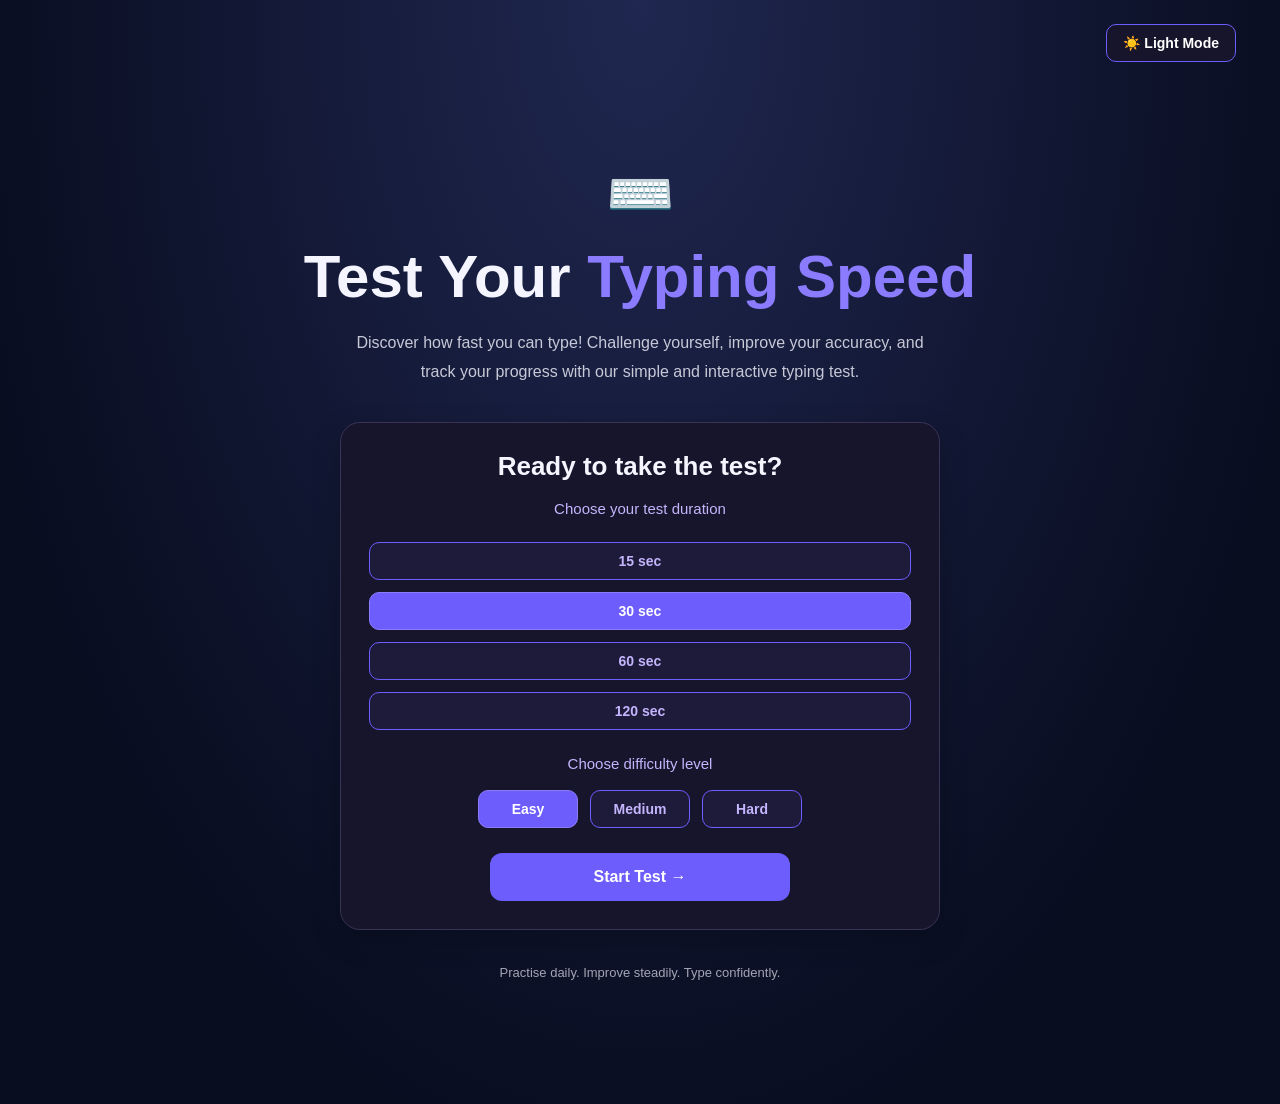
<file: index.html>
<!DOCTYPE html>
<html lang="en">

<head>
    <meta charset="UTF-8">
    <meta name="viewport" content="width=device-width, initial-scale=1.0">
    <title>Typing Speed Test | Home</title>
    <link rel="stylesheet" href="style.css">
    <style>
        .home-page {
            max-width: 900px;
            margin: 70px auto;
            padding: 30px 20px;
            text-align: center;
        }

        .home-icon {
            font-size: 55px;
            margin-bottom: 15px;
        }

        .home-page h1 {
            font-size: clamp(36px, 6vw, 60px);
            margin-bottom: 18px;
        }

        .home-page h1 span {
            color: #8b7cff;
        }

        .home-description {
            max-width: 600px;
            margin: 0 auto 35px;
            line-height: 1.8;
            opacity: 0.8;
        }

        .home-card {
            max-width: 600px;
            margin: 0 auto;
            padding: 28px;
            border: 1px solid #393354;
            border-radius: 20px;
            background: #17152b;
        }

        .home-card h2 {
            margin-top: 0;
        }

        .home-page .time-modes {
            margin: 25px 0;
        }

        .start-button {
            display: inline-block;
            width: 100%;
            max-width: 300px;
            padding: 15px 25px;
            border: none;
            border-radius: 12px;
            background: #6d5dfc;
            color: white;
            font-size: 16px;
            font-weight: bold;
            cursor: pointer;
            transition: 0.3s;
        }

        .start-button:hover {
            background: #8578ff;
            transform: translateY(-2px);
        }

        .home-footer {
            margin-top: 35px;
            font-size: 13px;
            opacity: 0.65;
        }
    </style>
</head>

<body>
    <button id="theme-toggle" class="theme-toggle">
        🌙 Dark Mode
    </button>

    <main class="home-page">
        <div class="home-icon">⌨️</div>

        <h1>Test Your <span>Typing Speed</span></h1>

        <p class="home-description">
            Discover how fast you can type! Challenge yourself,
            improve your accuracy, and track your progress with
            our simple and interactive typing test.
        </p>

        <section class="home-card">
            <h2>Ready to take the test?</h2>
            <p>Choose your test duration</p>

            <div class="time-modes">
                <button class="time-btn" data-time="15">15 sec</button>
                <button class="time-btn active" data-time="30">30 sec</button>
                <button class="time-btn" data-time="60">60 sec</button>
                <button class="time-btn" data-time="120">120 sec</button>
            </div>
            <p>Choose difficulty level</p>

            <div class="difficulty-modes">
                <button class="difficulty-btn active" data-level="easy">Easy</button>
                <button class="difficulty-btn" data-level="medium">Medium</button>
                <button class="difficulty-btn" data-level="hard">Hard</button>
            </div>

            <button class="start-button" id="start-test">
                Start Test →
            </button>
        </section>

        <p class="home-footer">
            Practise daily. Improve steadily. Type confidently.
        </p>
    </main>

    <script>
        // ===== THEME TOGGLE =====
        const themeToggle = document.getElementById("theme-toggle");

        // Load saved theme
        if (localStorage.getItem("theme") === "light") {
            document.body.classList.add("light-mode");
            themeToggle.textContent = "🌙 Dark Mode";
        } else {
            themeToggle.textContent = "☀️ Light Mode";
        }

        // Switch theme
        themeToggle.addEventListener("click", () => {
            document.body.classList.toggle("light-mode");

            if (document.body.classList.contains("light-mode")) {
                localStorage.setItem("theme", "light");
                themeToggle.textContent = "🌙 Dark Mode";
            } else {
                localStorage.setItem("theme", "dark");
                themeToggle.textContent = "☀️ Light Mode";
            }
        });
        let selectedDuration = 30;
        let selectedDifficulty = "easy";

        const difficultyButtons = document.querySelectorAll(".difficulty-btn");

        difficultyButtons.forEach(button => {
            button.addEventListener("click", () => {
                selectedDifficulty = button.dataset.level;

                difficultyButtons.forEach(item =>
                    item.classList.remove("active")
                );

                button.classList.add("active");
            });
        });

        const timeButtons = document.querySelectorAll(".time-btn");

        timeButtons.forEach(button => {
            button.addEventListener("click", () => {
                selectedDuration = Number(button.dataset.time);

                timeButtons.forEach(item =>
                    item.classList.remove("active")
                );

                button.classList.add("active");
            });
        });

        document.getElementById("start-test").addEventListener("click", () => {
            window.location.href = "test.html?duration=" + selectedDuration +
                "&difficulty=" + selectedDifficulty;
        });
    </script>

</body>

</html>
</file>
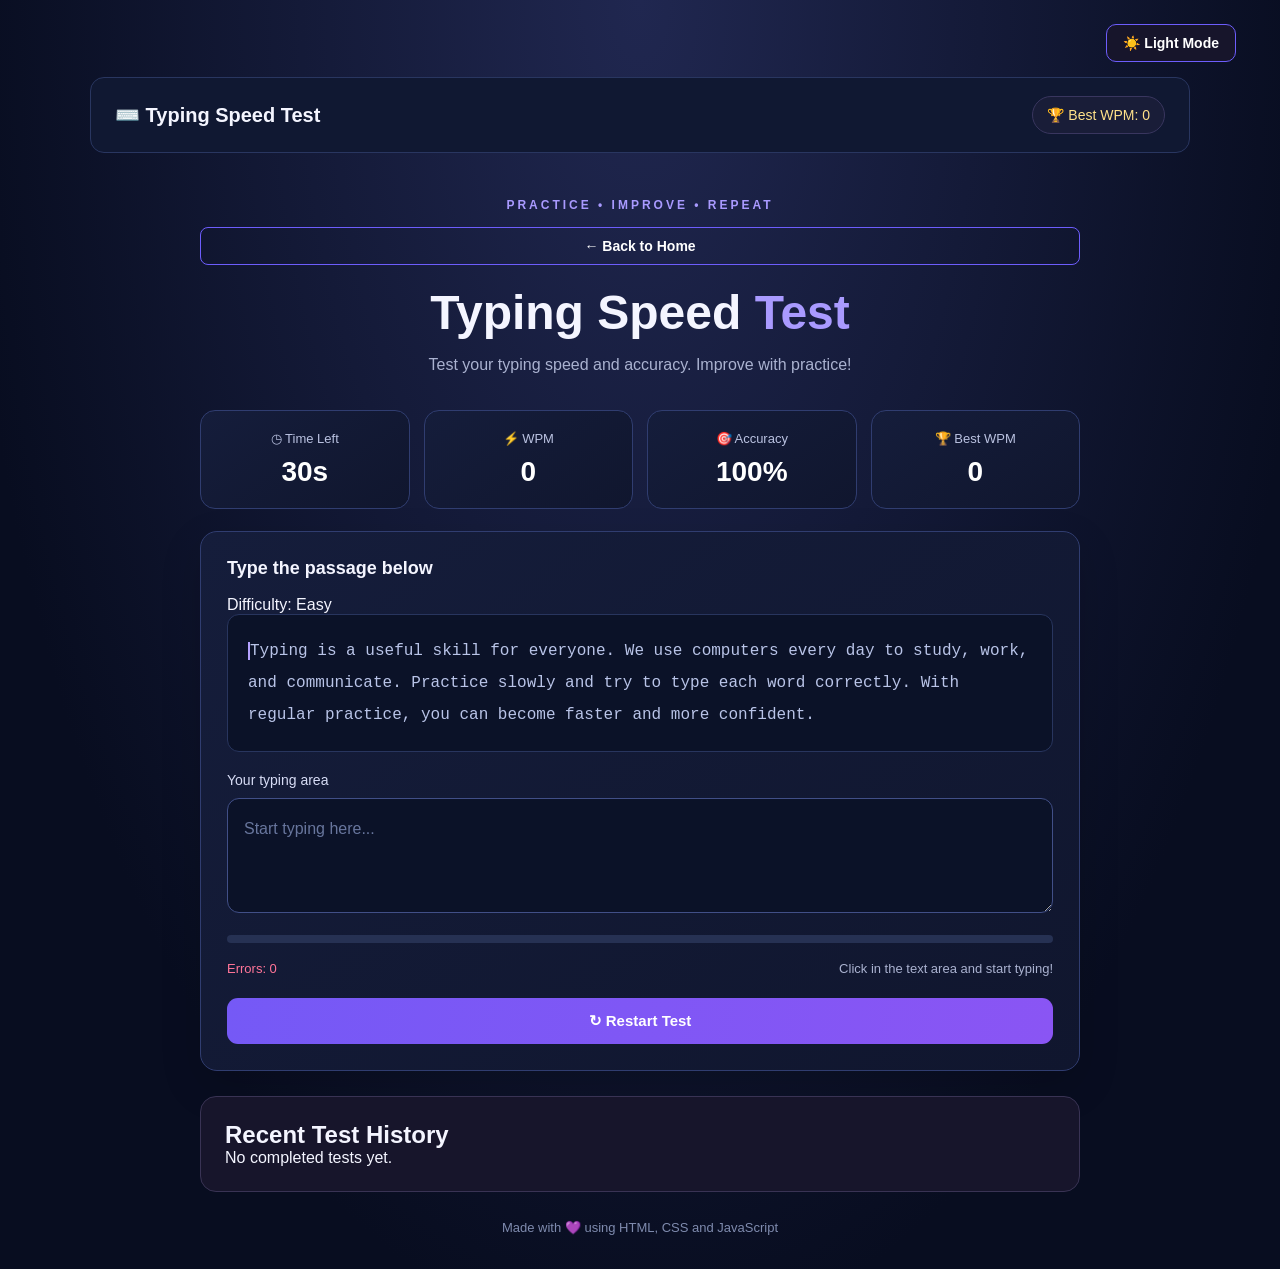
<file: test.html>
<!DOCTYPE html>
<html lang="en">

<head>
    <meta charset="UTF-8">
    <meta name="viewport" content="width=device-width, initial-scale=1.0">
    <title>Typing Speed Test</title>
    <link rel="stylesheet" href="style.css">
    <script src="script.js" defer></script>
</head>

<body>
    <button id="theme-toggle" class="theme-toggle">🌙 Dark Mode</button>
    <header class="navbar">
        <div class="logo">⌨️ Typing Speed Test</div>
        <div class="best-score">🏆 Best WPM: <span id="best">0</span></div>
    </header>

    <main class="container">
        <section class="heading">
            <p class="tag">PRACTICE • IMPROVE • REPEAT</p>
            <button id="home-button" class="home-button">← Back to Home</button>
            <h1>Typing Speed <span>Test</span></h1>
            <p>Test your typing speed and accuracy. Improve with practice!</p>
        </section>

        <section class="stats">
            <div class="stat-card">
                <p>◷ Time Left</p>
                <h2 id="time">30s</h2>
            </div>
            <div class="stat-card">
                <p>⚡ WPM</p>
                <h2 id="wpm">0</h2>
            </div>
            <div class="stat-card">
                <p>🎯 Accuracy</p>
                <h2 id="accuracy">100%</h2>
            </div>
            <div class="stat-card">
                <p>🏆 Best WPM</p>
                <h2 id="best-stat">0</h2>
            </div>
        </section>

        <section class="typing-card">
            <h3>Type the passage below</h3>
            <p id="difficulty-display"></p>




            <div id="passage" class="passage"></div>

            <label for="typing-input">Your typing area</label>
            <textarea id="typing-input" placeholder="Start typing here..." spellcheck="false"
                autocomplete="off"></textarea>

            <div class="progress-track">
                <div id="progress" class="progress"></div>
            </div>

            <div class="bottom-row">
                <span id="errors">Errors: 0</span>
                <span id="status">Click in the text area and start typing!</span>
            </div>

            <button id="restart">↻ Restart Test</button>
        </section>

        <section id="result" class="result" hidden>
            <div class="trophy">🏆</div>
            <h2>Test Completed!</h2>
            <p id="result-message">Great job! Keep practising.</p>

            <div class="result-stats">
                <div><span>WPM</span><strong id="final-wpm">0</strong></div>
                <div><span>Accuracy</span><strong id="final-accuracy">100%</strong></div>
                <div><span>Errors</span><strong id="final-errors">0</strong></div>
            </div>

            <button id="try-again">↻ Try Again</button>
        </section>
        <section class="history-card">
            <h2>Recent Test History</h2>
            <div id="history-list">
                <p>No completed tests yet.</p>
            </div>
        </section>
    </main>

    <footer>
        <p>Made with 💜 using HTML, CSS and JavaScript</p>
    </footer>
    <script>
        const themeToggle = document.getElementById("theme-toggle");

        // Load saved theme
        if (localStorage.getItem("theme") === "light") {
            document.body.classList.add("light-mode");
            themeToggle.textContent = "🌙 Dark Mode";
        } else {
            themeToggle.textContent = "☀️ Light Mode";
        }

        // Switch theme
        themeToggle.addEventListener("click", () => {
            document.body.classList.toggle("light-mode");

            if (document.body.classList.contains("light-mode")) {
                localStorage.setItem("theme", "light");
                themeToggle.textContent = "🌙 Dark Mode";
            } else {
                localStorage.setItem("theme", "dark");
                themeToggle.textContent = "☀️ Light Mode";
            }
        });
    </script>

</body>

</html>
</file>
<file: style.css>
/* ===== GENERAL STYLING ===== */
* {
    margin: 0;
    padding: 0;
    box-sizing: border-box;
}

body {
    font-family: 'Segoe UI', Arial, sans-serif;
    background: radial-gradient(ellipse at top, #202750, #080d20 75%);
    color: #f4f5ff;
    min-height: 100vh;
    padding: 24px;
}

/* ===== NAVIGATION BAR ===== */
.navbar {
    max-width: 1100px;
    margin: 0 auto;
    display: flex;
    justify-content: space-between;
    align-items: center;
    padding: 18px 24px;
    background: #101832;
    border: 1px solid #293660;
    border-radius: 14px;
}

.logo {
    font-size: 20px;
    font-weight: 700;
}

.best-score {
    font-size: 14px;
    color: #ffe28a;
    background: #191d38;
    border: 1px solid #39365f;
    padding: 10px 14px;
    border-radius: 30px;
}

/* ===== MAIN CONTAINER ===== */
.container {
    max-width: 880px;
    margin: 0 auto;
}

.heading {
    text-align: center;
    margin: 45px 0 32px;
}

.tag {
    color: #a99aff;
    font-size: 12px;
    font-weight: bold;
    letter-spacing: 3px;
    margin-bottom: 15px;
}

.heading h1 {
    font-size: clamp(32px, 5vw, 48px);
    margin-bottom: 12px;
}

.heading h1 span {
    color: #a99aff;
}

.heading>p:last-child {
    color: #aab2d0;
    line-height: 1.6;
}

/* ===== STATISTICS CARDS ===== */
.stats {
    display: grid;
    grid-template-columns: repeat(4, minmax(0, 1fr));
    gap: 14px;
    margin-bottom: 22px;
}

.stat-card {
    background: linear-gradient(145deg, #151d3b, #10162e);
    border: 1px solid #303d70;
    border-radius: 15px;
    padding: 20px 12px;
    text-align: center;
    transition: transform 0.2s, border-color 0.2s;
}

.stat-card:hover {
    transform: translateY(-3px);
    border-color: #8270ee;
}

.stat-card p {
    font-size: 13px;
    color: #bac2e1;
    margin-bottom: 10px;
}

.stat-card h2 {
    font-size: 28px;
    color: #ffffff;
}

/* ===== TYPING AREA ===== */
.typing-card,
.result {
    background: linear-gradient(145deg, #151d3b, #10162e);
    border: 1px solid #303d70;
    border-radius: 17px;
    padding: 26px;
    box-shadow: 0 15px 40px #00000025;
}

.typing-card h3 {
    font-size: 18px;
    margin-bottom: 17px;
}

.passage {
    background: #0b1228;
    border: 1px solid #28355e;
    border-radius: 12px;
    padding: 20px;
    margin-bottom: 20px;
    color: #b9c4e8;
    font-family: Consolas, monospace;
    font-size: 16px;
    line-height: 2;
    overflow-wrap: anywhere;
}

.passage span.correct {
    color: #65edb2;
}

.passage span.incorrect {
    color: #ff8d9c;
    background: #582537;
    border-radius: 3px;
}

.passage span.current {
    border-left: 2px solid #b4a1ff;
}

.typing-card label {
    display: block;
    margin-bottom: 10px;
    font-size: 14px;
    color: #d7dcf5;
}

textarea {
    width: 100%;
    min-height: 115px;
    resize: vertical;
    background: #0b1228;
    color: #ffffff;
    border: 1px solid #414f87;
    border-radius: 12px;
    padding: 16px;
    font-family: inherit;
    font-size: 16px;
    line-height: 1.7;
    outline: none;
    margin-bottom: 18px;
}

textarea::placeholder {
    color: #68769d;
}

textarea:focus {
    border-color: #a99aff;
    box-shadow: 0 0 0 3px #a99aff20;
}

/* ===== PROGRESS BAR ===== */
.progress-track {
    height: 8px;
    background: #263153;
    border-radius: 20px;
    overflow: hidden;
}

.progress {
    width: 0%;
    height: 100%;
    background: linear-gradient(90deg, #6554ef, #b49aff);
    border-radius: 20px;
    transition: width 0.15s;
}

/* ===== BOTTOM DETAILS ===== */
.bottom-row {
    display: flex;
    justify-content: space-between;
    align-items: center;
    flex-wrap: wrap;
    gap: 12px;
    margin: 18px 0 22px;
    font-size: 13px;
    color: #aab2d0;
}

#errors {
    color: #ff7598;
}

/* ===== BUTTONS ===== */
button {
    width: 100%;
    padding: 14px 18px;
    border: none;
    border-radius: 11px;
    background: linear-gradient(100deg, #7559f6, #8a55f4);
    color: white;
    font-size: 15px;
    font-weight: 700;
    cursor: pointer;
    transition: transform 0.2s, box-shadow 0.2s;
}

button:hover {
    transform: translateY(-2px);
    box-shadow: 0 7px 20px #7559f655;
}

button:active {
    transform: scale(0.99);
}

button:focus-visible {
    outline: 2px solid white;
    outline-offset: 3px;
}

/* ===== RESULTS ===== */
.result {
    margin-top: 22px;
    text-align: center;
}

.result[hidden] {
    display: none;
}

.trophy {
    font-size: 48px;
    margin-bottom: 12px;
}

.result h2 {
    color: #c2b1ff;
    font-size: 28px;
    margin-bottom: 10px;
}

.result>p {
    color: #bac2e1;
    line-height: 1.6;
}

.result-stats {
    display: grid;
    grid-template-columns: repeat(3, minmax(0, 1fr));
    gap: 12px;
    margin: 25px 0;
}

.result-stats div {
    padding: 17px 10px;
    background: #0b1228;
    border: 1px solid #28355e;
    border-radius: 12px;
}

.result-stats span,
.result-stats strong {
    display: block;
}

.result-stats span {
    color: #aab2d0;
    font-size: 13px;
    margin-bottom: 10px;
}

.result-stats strong {
    color: #65edb2;
    font-size: 24px;
}

/* ===== FOOTER ===== */
footer {
    text-align: center;
    color: #7f8bae;
    font-size: 13px;
    margin: 28px 0 10px;
}

/* ===== MOBILE RESPONSIVE DESIGN ===== */
@media (max-width: 600px) {

    body {
        padding: 14px;
    }

    .navbar {
        padding: 15px 12px;
        gap: 10px;
        flex-wrap: wrap;
    }

    .logo {
        font-size: 16px;
    }

    .best-score {
        font-size: 12px;
        padding: 8px 10px;
    }

    .heading {
        margin: 32px 0 24px;
    }

    .stats {
        grid-template-columns: repeat(2, minmax(0, 1fr));
        gap: 10px;
    }

    .stat-card {
        padding: 17px 8px;
    }

    .stat-card p {
        font-size: 13px;
    }

    .typing-card,
    .result {
        padding: 16px;
    }

    .passage {
        padding: 14px;
        font-size: 14px;
        line-height: 1.8;
    }

    textarea {
        font-size: 16px;
        min-height: 120px;
    }

    .bottom-row {
        align-items: flex-start;
        flex-direction: column;
    }

    .result-stats {
        gap: 8px;
    }
}

/* Time Mode Buttons */
.time-modes {
    display: flex;
    justify-content: center;
    gap: 12px;
    flex-wrap: wrap;
    margin: 20px 0;
}

.time-btn {
    background: #1e1b3a;
    color: #c4b5fd;
    border: 1px solid #6d5dfc;
    padding: 10px 20px;
    border-radius: 10px;
    cursor: pointer;
    font-size: 14px;
    font-weight: 600;
    transition: 0.3s;
}

.time-btn:hover {
    background: #37306b;
}

.time-btn.active {
    background: #6d5dfc;
    color: white;
    border-color: #8b7cff;
}

.home-button {
    display: block;
    margin-bottom: 20px;
    padding: 10px 16px;
    border: 1px solid #6d5dfc;
    border-radius: 8px;
    background: transparent;
    color: #ffffff;
    font-size: 14px;
    cursor: pointer;
    transition: 0.3s;
}

.home-button:hover {
    background: #6d5dfc;
}

.history-card {
    margin-top: 25px;
    padding: 24px;
    border: 1px solid #393354;
    border-radius: 16px;
    background: #17152b;
}

.history-card h2 {
    margin-top: 0;
}

.history-item {
    display: flex;
    flex-wrap: wrap;
    justify-content: space-between;
    gap: 12px;
    padding: 14px 0;
    border-bottom: 1px solid #393354;
    font-size: 14px;
}

/* ===== THEME TOGGLE ===== */
.theme-toggle {
    display: block;
    width: auto;
    margin: 0 20px 15px auto;
    padding: 10px 16px;
    border: 1px solid #6d5dfc;
    border-radius: 10px;
    background: #17152b;
    color: white;
    font-size: 14px;
    cursor: pointer;
}


body.light-mode {
    background: #f4f5fb;
    color: #20233a;
}

body.light-mode .home-card,
body.light-mode .typing-card,
body.light-mode .result,
body.light-mode .history-card,
body.light-mode .stat-card {
    background: #ffffff;
    color: #20233a;
    border-color: #d8d9e8;
}

body.light-mode .passage,
body.light-mode textarea,
body.light-mode .result-stats div {
    background: #f0f1fa;
    color: #20233a;
    border-color: #d8d9e8;
}

body.light-mode .theme-toggle {
    background: #ffffff;
    color: #20233a;
}

/* ===== DIFFICULTY LEVEL BUTTONS ===== */
.difficulty-modes {
    display: flex;
    justify-content: center;
    gap: 12px;
    flex-wrap: wrap;
    margin: 15px 0 25px;
}

.difficulty-btn {
    width: auto;
    min-width: 100px;
    padding: 10px 22px;
    background: #1e1b3a;
    color: #c4b5fd;
    border: 1px solid #6d5dfc;
    border-radius: 10px;
    font-size: 14px;
    font-weight: 600;
    cursor: pointer;
    transition: 0.3s;
}

.difficulty-btn:hover {
    background: #37306b;
}

.difficulty-btn.active {
    background: #6d5dfc;
    color: white;
    border-color: #8b7cff;
}
body.light-mode #home-button {
    color: #20233a;
    background: #ffffff;
}

body.light-mode .stat-card {
    color: #20233a;
}
/* Improve text visibility in light mode */
body.light-mode .stat-card,
body.light-mode .stat-card p,
body.light-mode .stat-card span,
body.light-mode .typing-card label,
body.light-mode .typing-card p {
    color: #20233a;
}

body.light-mode .subtitle {
    color: #555b75;
}
/* Fix stat values in light mode */
body.light-mode .stat-card h2 {
    color: #20233a;
}
/* ===== HOME PAGE CARD IMPROVEMENT ===== */

.home-card {
    padding: 35px 30px;
    border-radius: 20px;
    text-align: center;
    background: #17152b;
    border: 1px solid #37306b;
    box-shadow: 0 10px 30px rgba(0, 0, 0, 0.2);
    max-width: 650px;
    margin: 30px auto;
}

.home-card h2 {
    font-size: 26px;
    margin-bottom: 12px;
}

.home-card p {
    font-size: 15px;
    margin: 18px 0;
    color: #c4b5fd;
}
/* Button hover effects */
.time-btn:hover,
.difficulty-btn:hover {
    transform: translateY(-3px);
    box-shadow: 0 5px 15px rgba(109, 93, 252, 0.3);
}

#start-test:hover {
    transform: translateY(-3px);
    box-shadow: 0 6px 18px rgba(109, 93, 252, 0.4);
}
</file>
